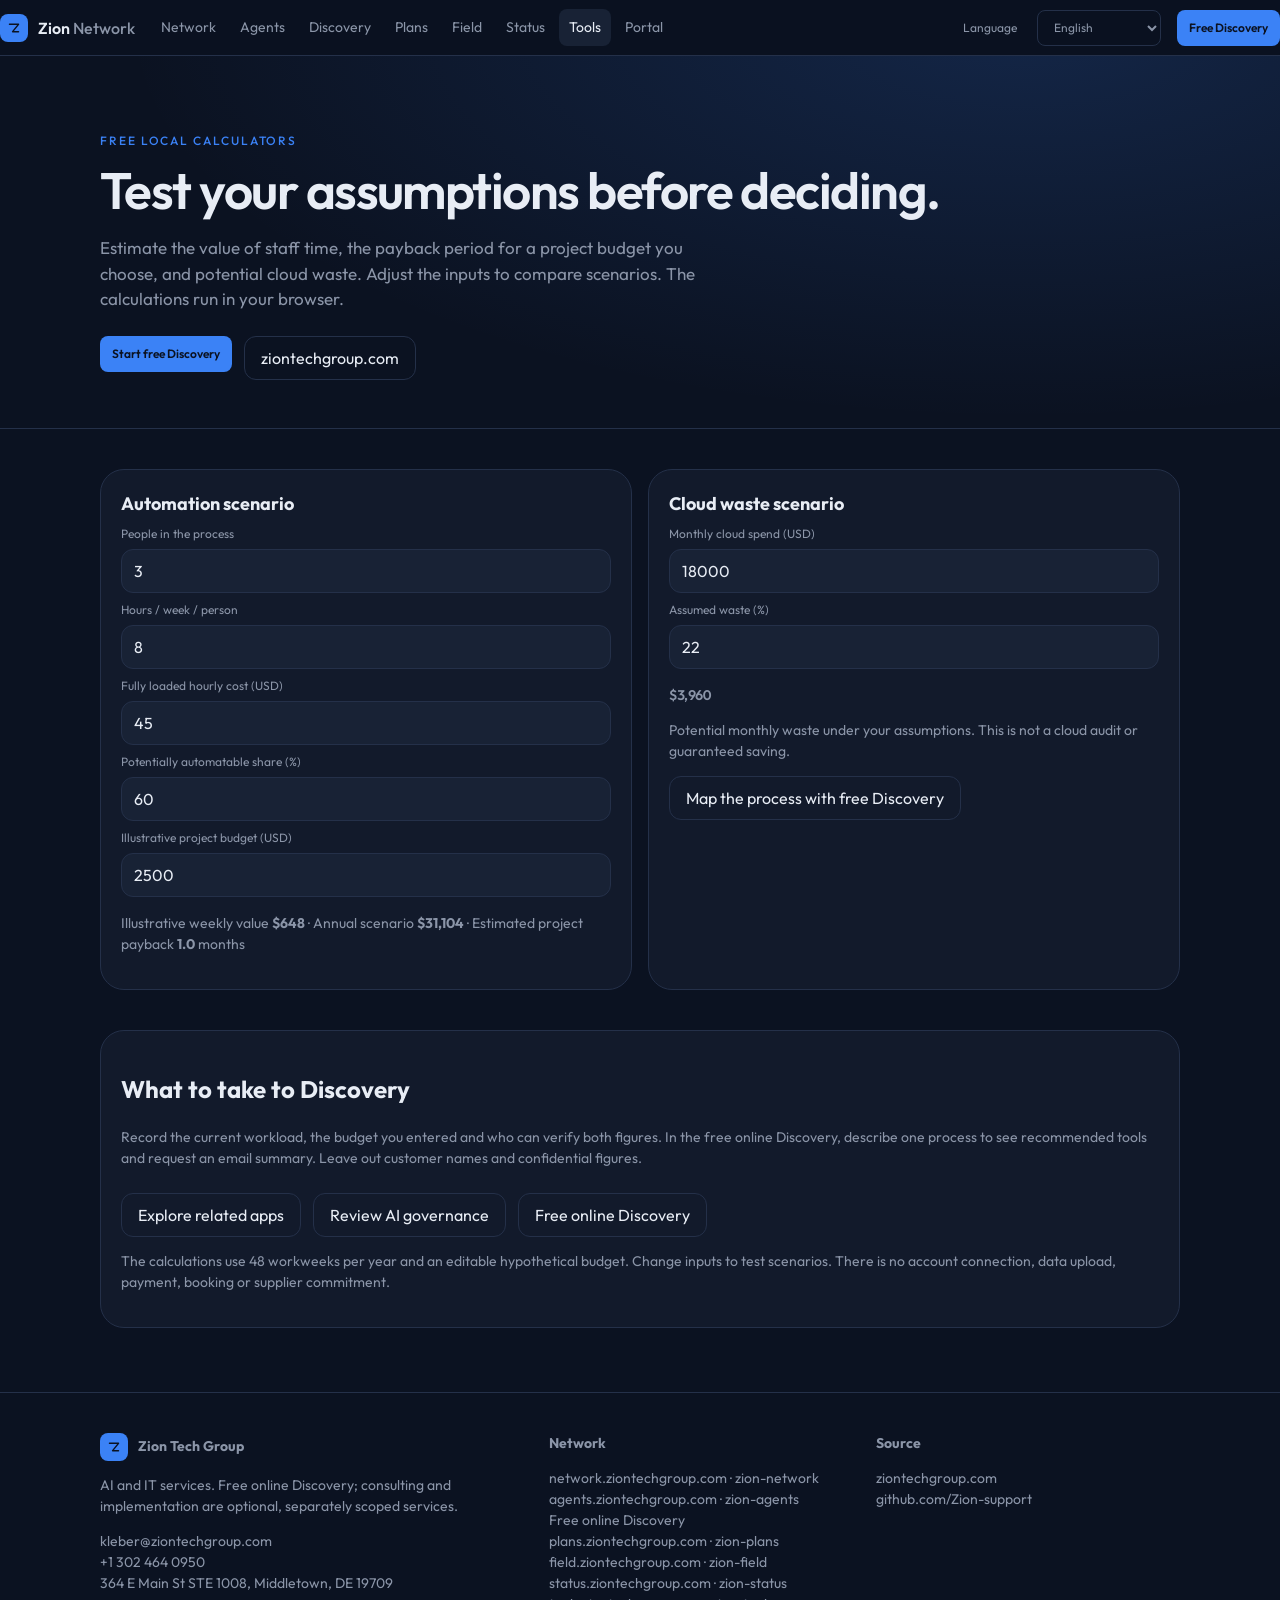
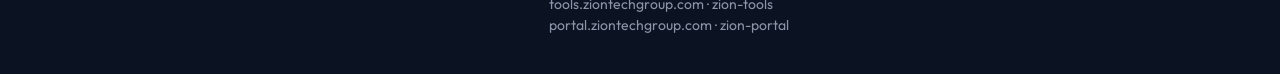
<file: index.html>
<!DOCTYPE html>
<html lang="en">
<head>
  <meta charset="utf-8"/>
  <meta name="viewport" content="width=device-width, initial-scale=1"/>
  <title>Zion Tools · Zion Tech Group</title>
  <meta name="description" content="Free browser-based automation and cloud-cost scenario calculators. Five-language navigation, related tools and free online Discovery; illustrative values only."/>
  <meta name="theme-color" content="#0b1221"/>
  <link rel="icon" href="./favicon.svg"/>
  <link rel="preconnect" href="https://fonts.googleapis.com"/>
  <link rel="stylesheet" href="https://fonts.googleapis.com/css2?family=IBM+Plex+Mono:wght@400;500&family=Outfit:wght@400;500;600&display=swap"/>
  <link rel="stylesheet" href="./assets/zion.css"/>
<style>
:focus-visible {outline:3px solid #7dd3fc;outline-offset:3px}
@media(max-width:1100px){
 .top{height:auto;min-height:56px;flex-wrap:wrap;padding:10px 12px;gap:8px}
 .top .nav{order:3;flex-basis:100%;width:100%;overflow-x:auto;flex-wrap:nowrap;white-space:nowrap;padding-bottom:4px}
 .top .nav a{flex-shrink:0}
 .top .spacer{margin-left:auto}
 .hero{padding:32px 0}
}
@media(max-width:480px){.top .brand{font-size:14px}.top .lang{min-width:110px!important}.footgrid{grid-template-columns:1fr}}
</style>
  <link rel="canonical" href="https://tools.ziontechgroup.com/"/>
</head>
<body>
<header class="top">
  <a class="brand" href="https://ziontechgroup.com/zion-network/"><span class="z" aria-hidden="true"><svg viewBox="0 0 32 32" fill="none"><path d="M8 9.5h16l-10.5 13H24" stroke="#0b1221" stroke-width="2.6" stroke-linejoin="round" stroke-linecap="round"/></svg></span><span>Zion <span style="color:var(--muted);font-weight:500">Network</span></span></a>
  <nav class="nav" aria-label="Zion app navigation"><a class="" href="https://ziontechgroup.com/zion-network/"><span data-i18n="navNetwork">Network</span></a>
<a class="" href="https://ziontechgroup.com/zion-agents/"><span data-i18n="navAgents">Agents</span></a>
<a href="https://ziontechgroup.com/discovery/" data-localized-discovery><span data-i18n="navDiscoveryMenu">Discovery</span></a>
<a class="" href="https://ziontechgroup.com/zion-plans/"><span data-i18n="navPlans">Plans</span></a>
<a class="" href="https://ziontechgroup.com/zion-field/"><span data-i18n="navField">Field</span></a>
<a class="" href="https://ziontechgroup.com/zion-status/"><span data-i18n="navStatus">Status</span></a>
<a class="active" href="https://ziontechgroup.com/zion-tools/"><span data-i18n="navTools">Tools</span></a>
<a class="" href="https://ziontechgroup.com/zion-portal/"><span data-i18n="navPortal">Portal</span></a></nav>
  <span class="spacer"></span>
  <label for="zion-language" id="zion-language-label" style="margin:0 4px 0 0"><span data-i18n="language">Language</span></label>
  <select class="lang" id="zion-language" aria-labelledby="zion-language-label" style="width:auto;min-width:124px" autocomplete="off">
    <option value="en">English</option><option value="pt">Português</option><option value="es">Español</option><option value="fr">Français</option><option value="de">Deutsch</option>
  </select>
  <a class="cta" href="https://ziontechgroup.com/discovery/" data-localized-discovery data-i18n="navDiscovery">Free Discovery</a>
</header>
<main>
  <section class="hero"><div class="wrap">
    <p class="kicker" data-i18n="kicker">Free local calculators</p>
    <h1 data-i18n="heading">Test your assumptions before deciding.</h1>
    <p class="lead" data-i18n="intro">Estimate the value of staff time, the payback period for a project budget you choose, and potential cloud waste. Adjust the inputs to compare scenarios. The calculations run in your browser.</p>
    <div class="row">
      <a class="cta" href="https://ziontechgroup.com/discovery/" data-localized-discovery data-i18n="startDiscovery">Start free Discovery</a>
      <a class="ghost" href="https://ziontechgroup.com" target="_blank" rel="noreferrer">ziontechgroup.com</a>
    </div>
  </div></section>
  <div class="wrap">
        <section class="grid g-2">
          <article class="card">
            <h3 data-i18n="roiTitle">Automation scenario</h3>
            <label for="people" data-i18n="people">People in the process</label><input id="people" type="number" min="0" step="1" value="3"/>
            <label for="hours" style="margin-top:8px" data-i18n="hours">Hours / week / person</label><input id="hours" type="number" min="0" step="0.5" value="8"/>
            <label for="rate" style="margin-top:8px" data-i18n="rate">Fully loaded hourly cost (USD)</label><input id="rate" type="number" min="0" step="1" value="45"/>
            <label for="cover" style="margin-top:8px" data-i18n="cover">Potentially automatable share (%)</label><input id="cover" type="number" min="0" max="100" step="1" value="60"/>
            <label for="investment" style="margin-top:8px" data-i18n="investment">Illustrative project budget (USD)</label><input id="investment" type="number" min="0" step="100" value="2500"/>
            <p style="margin-top:16px" aria-live="polite"><span data-i18n="weekly">Illustrative weekly value</span> <strong id="weekly">$648</strong> · <span data-i18n="yearly">Annual scenario</span> <strong id="yearly">$31,104</strong> · <span data-i18n="payback">Estimated project payback</span> <strong id="payback">1.0</strong> <span data-i18n="months">months</span></p>
          </article>
          <article class="card">
            <h3 data-i18n="finTitle">Cloud waste scenario</h3>
            <label for="spend" data-i18n="spend">Monthly cloud spend (USD)</label><input id="spend" type="number" min="0" step="100" value="18000"/>
            <label for="waste" style="margin-top:8px" data-i18n="waste">Assumed waste (%)</label><input id="waste" type="number" min="0" max="100" step="1" value="22"/>
            <p class="price" id="idle" style="margin-top:16px" aria-live="polite">$3,960</p>
            <p data-i18n="cloudNote">Potential monthly waste under your assumptions. This is not a cloud audit or guaranteed saving.</p>
            <a class="ghost" href="https://ziontechgroup.com/discovery/" data-localized-discovery data-i18n="mapOwner">Map the process with free Discovery</a>
          </article>
        </section>
    <section class="card" aria-labelledby="next-steps-title" style="margin:0 0 32px">
      <h2 id="next-steps-title" data-i18n="nextTitle">What to take to Discovery</h2>
      <p data-i18n="nextBody">Record the current workload, the budget you entered and who can verify both figures. In the free online Discovery, describe one process to see recommended tools and request an email summary. Leave out customer names and confidential figures.</p>
      <div class="row">
        <a class="ghost" href="https://ziontechgroup.com/apps/" data-i18n="networkGuide">Explore related apps</a>
        <a class="ghost" href="https://ziontechgroup.com/ai-governance-checklist/" data-i18n="governance">Review AI governance</a>
        <a class="ghost" href="https://ziontechgroup.com/discovery/" data-localized-discovery data-i18n="freeDiscovery">Free online Discovery</a>
      </div>
      <p data-i18n="limits">The calculations use 48 workweeks per year and an editable hypothetical budget. Change inputs to test scenarios. There is no account connection, data upload, payment, booking or supplier commitment.</p>
    </section>
  </div>
</main>
<footer><div class="wrap footgrid">
  <div>
    <div class="brand"><span class="z" aria-hidden="true"><svg viewBox="0 0 32 32" fill="none"><path d="M8 9.5h16l-10.5 13H24" stroke="#0b1221" stroke-width="2.6" stroke-linejoin="round" stroke-linecap="round"/></svg></span><strong>Zion Tech Group</strong></div>
    <p data-i18n="footer">AI and IT services. Free online Discovery; consulting and implementation are optional, separately scoped services.</p>
    <p><a href="mailto:kleber@ziontechgroup.com">kleber@ziontechgroup.com</a><br>+1 302 464 0950<br>364 E Main St STE 1008, Middletown, DE 19709</p>
  </div>
  <div><strong data-i18n="networkFooter">Network</strong><p><a href="https://ziontechgroup.com/zion-network/">network.ziontechgroup.com</a> · <a href="https://ziontechgroup.com/zion-network/">zion-network</a><br><a href="https://ziontechgroup.com/zion-agents/">agents.ziontechgroup.com</a> · <a href="https://ziontechgroup.com/zion-agents/">zion-agents</a><br><a href="https://ziontechgroup.com/discovery/" data-localized-discovery data-i18n="freeDiscovery">Free online Discovery</a><br><a href="https://ziontechgroup.com/zion-plans/">plans.ziontechgroup.com</a> · <a href="https://ziontechgroup.com/zion-plans/">zion-plans</a><br><a href="https://ziontechgroup.com/zion-field/">field.ziontechgroup.com</a> · <a href="https://ziontechgroup.com/zion-field/">zion-field</a><br><a href="https://ziontechgroup.com/zion-status/">status.ziontechgroup.com</a> · <a href="https://ziontechgroup.com/zion-status/">zion-status</a><br><a href="https://ziontechgroup.com/zion-tools/">tools.ziontechgroup.com</a> · <a href="https://ziontechgroup.com/zion-tools/">zion-tools</a><br><a href="https://ziontechgroup.com/zion-portal/">portal.ziontechgroup.com</a> · <a href="https://ziontechgroup.com/zion-portal/">zion-portal</a></p></div>
  <div><strong data-i18n="sourceFooter">Source</strong><p><a href="https://ziontechgroup.com">ziontechgroup.com</a><br>
  <a href="https://github.com/Zion-support">github.com/Zion-support</a></p></div>
</div></footer>
<script>
(function () {
  "use strict";
  const dictionary = {"en":{"language":"Language","navDiscovery":"Free Discovery","startDiscovery":"Start free Discovery","kicker":"Free local calculators","heading":"Test your assumptions before deciding.","intro":"Estimate the value of staff time, the payback period for a project budget you choose, and potential cloud waste. Adjust the inputs to compare scenarios. The calculations run in your browser.","roiTitle":"Automation scenario","finTitle":"Cloud waste scenario","people":"People in the process","hours":"Hours / week / person","rate":"Fully loaded hourly cost (USD)","cover":"Potentially automatable share (%)","spend":"Monthly cloud spend (USD)","waste":"Assumed waste (%)","weekly":"Illustrative weekly value","yearly":"Annual scenario","payback":"Estimated project payback","months":"months","cloudNote":"Potential monthly waste under your assumptions. This is not a cloud audit or guaranteed saving.","mapOwner":"Map the process with free Discovery","nextTitle":"What to take to Discovery","nextBody":"Record the current workload, the budget you entered and who can verify both figures. In the free online Discovery, describe one process to see recommended tools and request an email summary. Leave out customer names and confidential figures.","networkGuide":"Explore related apps","governance":"Review AI governance","freeDiscovery":"Free online Discovery","limits":"The calculations use 48 workweeks per year and an editable hypothetical budget. Change inputs to test scenarios. There is no account connection, data upload, payment, booking or supplier commitment.","footer":"AI and IT services. Free online Discovery; consulting and implementation are optional, separately scoped services.","networkFooter":"Network","sourceFooter":"Source","investment":"Illustrative project budget (USD)","navNetwork":"Network","navAgents":"Agents","navDiscoveryMenu":"Discovery","navPlans":"Plans","navField":"Field","navStatus":"Status","navTools":"Tools","navPortal":"Portal"},"pt":{"language":"Idioma","navDiscovery":"Discovery grátis","startDiscovery":"Iniciar Discovery grátis","kicker":"Calculadoras locais gratuitas","heading":"Teste suas premissas antes de decidir.","intro":"Estime o valor das horas da equipe, o prazo de retorno do orçamento que você definir e o possível desperdício na nuvem. Ajuste os valores para comparar cenários. O cálculo é feito no seu navegador.","roiTitle":"Cenário de automação","finTitle":"Cenário de desperdício em nuvem","people":"Pessoas no processo","hours":"Horas por semana por pessoa","rate":"Custo horário total (USD)","cover":"Parcela potencialmente automatizável (%)","spend":"Gasto mensal em nuvem (USD)","waste":"Desperdício presumido (%)","weekly":"Valor semanal ilustrativo","yearly":"Cenário anual","payback":"Prazo estimado de retorno do projeto","months":"meses","cloudNote":"Possível desperdício mensal conforme suas premissas. Não é auditoria de nuvem nem economia garantida.","mapOwner":"Mapear o processo no Discovery gratuito","nextTitle":"O que levar ao Discovery","nextBody":"Anote a carga de trabalho atual, o orçamento usado e quem pode validar os dois valores. No Discovery online gratuito, descreva um processo para ver as ferramentas recomendadas e solicitar um resumo por e-mail. Evite incluir nomes de clientes e valores confidenciais.","networkGuide":"Explorar apps relacionados","governance":"Revisar governança de IA","freeDiscovery":"Discovery online grátis","limits":"O cálculo usa 48 semanas de trabalho por ano e um orçamento hipotético editável. Ajuste os parâmetros. Não há conexão com contas, envio de dados, pagamento, reserva ou compromisso de fornecedor.","footer":"Serviços de IA e TI. Discovery online gratuito; consultoria e implementação são opcionais e contratadas separadamente.","networkFooter":"Rede","sourceFooter":"Código-fonte","investment":"Orçamento hipotético do projeto (USD)","navNetwork":"Rede","navAgents":"Agentes","navDiscoveryMenu":"Discovery","navPlans":"Planos","navField":"Campo","navStatus":"Status","navTools":"Ferramentas","navPortal":"Portal"},"es":{"language":"Idioma","navDiscovery":"Discovery gratuito","startDiscovery":"Iniciar Discovery gratis","kicker":"Calculadoras locales gratuitas","heading":"Compruebe sus supuestos antes de decidir.","intro":"Estime el valor del tiempo del equipo, el plazo de recuperación del presupuesto que elija y el posible gasto innecesario en la nube. Ajuste los datos para comparar escenarios. Los cálculos se realizan en su navegador.","roiTitle":"Escenario de automatización","finTitle":"Escenario de desperdicio en la nube","people":"Personas en el proceso","hours":"Horas semanales por persona","rate":"Costo horario total (USD)","cover":"Porcentaje potencialmente automatizable (%)","spend":"Gasto mensual en la nube (USD)","waste":"Desperdicio supuesto (%)","weekly":"Valor semanal ilustrativo","yearly":"Escenario anual","payback":"Plazo estimado de recuperación del proyecto","months":"meses","cloudNote":"Posible desperdicio mensual según sus supuestos. No es una auditoría ni ahorro garantizado.","mapOwner":"Mapear el proceso con Discovery gratuito","nextTitle":"Qué llevar al Discovery","nextBody":"Anote la carga de trabajo actual, el presupuesto utilizado y quién puede validar ambos datos. En el Discovery gratuito en línea puede describir un proceso, ver las herramientas recomendadas y solicitar un resumen por correo. Omita los nombres de clientes y las cifras confidenciales.","networkGuide":"Explorar apps relacionados","governance":"Revisar la gobernanza de IA","freeDiscovery":"Discovery en línea gratuito","limits":"Los cálculos usan 48 semanas laborales al año y un presupuesto hipotético editable. Ajuste los datos. No se conectan cuentas ni se envían datos, pagos, reservas o compromisos.","footer":"Servicios de IA y TI. Discovery en línea gratuito; consultoría e implementación son opcionales y se contratan por separado.","networkFooter":"Red","sourceFooter":"Código fuente","investment":"Presupuesto hipotético del proyecto (USD)","navNetwork":"Red","navAgents":"Agentes","navDiscoveryMenu":"Discovery","navPlans":"Planes","navField":"Campo","navStatus":"Estado","navTools":"Herramientas","navPortal":"Portal"},"fr":{"language":"Langue","navDiscovery":"Discovery gratuit","startDiscovery":"Lancer le Discovery gratuit","kicker":"Calculateurs locaux gratuits","heading":"Testez vos hypothèses avant de décider.","intro":"Estimez la valeur du temps de travail, le délai de récupération du budget de votre choix et les dépenses cloud potentiellement superflues. Ajustez les données pour comparer les scénarios. Les calculs se font dans votre navigateur.","roiTitle":"Scénario d’automatisation","finTitle":"Scénario de gaspillage cloud","people":"Personnes concernées","hours":"Heures par semaine et par personne","rate":"Coût horaire chargé (USD)","cover":"Part potentiellement automatisable (%)","spend":"Dépense cloud mensuelle (USD)","waste":"Gaspillage supposé (%)","weekly":"Valeur hebdomadaire indicative","yearly":"Scénario annuel","payback":"Délai estimé de récupération de l’investissement","months":"mois","cloudNote":"Gaspillage mensuel potentiel selon vos hypothèses. Ce n’est ni un audit cloud ni une économie garantie.","mapOwner":"Cartographier le processus avec le Discovery gratuit","nextTitle":"Préparer votre Discovery","nextBody":"Notez la charge de travail actuelle, le budget saisi et la personne qui peut valider ces deux chiffres. Dans le Discovery gratuit en ligne, décrivez un processus pour voir les outils recommandés et demander un résumé par e-mail. Évitez les noms de clients et les chiffres confidentiels.","networkGuide":"Explorer les apps associées","governance":"Vérifier la gouvernance IA","freeDiscovery":"Discovery en ligne gratuit","limits":"Le calcul suppose 48 semaines de travail par an et un budget hypothétique modifiable. Ajustez les entrées. Aucun accès au compte, transfert de données, paiement, réservation ou engagement fournisseur.","footer":"Services IA et IT. Discovery en ligne gratuit ; conseil et déploiement facultatifs, avec périmètre distinct.","networkFooter":"Réseau","sourceFooter":"Code source","investment":"Budget hypothétique du projet (USD)","navNetwork":"Réseau","navAgents":"Agents","navDiscoveryMenu":"Discovery","navPlans":"Offres","navField":"Terrain","navStatus":"Statut","navTools":"Outils","navPortal":"Portail"},"de":{"language":"Sprache","navDiscovery":"Kostenloses Discovery","startDiscovery":"Kostenloses Discovery starten","kicker":"Kostenlose lokale Rechner","heading":"Prüfen Sie Annahmen vor der Entscheidung.","intro":"Schätzen Sie den Wert der Arbeitszeit, die Amortisationsdauer für Ihr gewähltes Projektbudget und mögliche unnötige Cloud-Ausgaben. Ändern Sie die Eingaben, um Szenarien zu vergleichen. Die Berechnung erfolgt in Ihrem Browser.","roiTitle":"Automatisierungsszenario","finTitle":"Cloud-Verschwendungsszenario","people":"Personen im Prozess","hours":"Stunden pro Woche und Person","rate":"Vollkosten je Stunde (USD)","cover":"Potenziell automatisierbarer Anteil (%)","spend":"Monatliche Cloud-Ausgaben (USD)","waste":"Angenommene Verschwendung (%)","weekly":"Illustrativer Wochenwert","yearly":"Jahresszenario","payback":"Geschätzte Amortisationsdauer des Projekts","months":"Monate","cloudNote":"Mögliche monatliche Verschwendung gemäß Annahmen. Kein Cloud-Audit und keine garantierte Einsparung.","mapOwner":"Prozess mit kostenlosem Discovery erfassen","nextTitle":"Vorbereitung auf die Discovery","nextBody":"Halten Sie den aktuellen Arbeitsaufwand, das eingegebene Budget und die zuständige Person für die Prüfung fest. Beschreiben Sie in der kostenlosen Online-Discovery einen Prozess, um passende Werkzeuge zu sehen und eine Zusammenfassung per E-Mail anzufordern. Lassen Sie Kundennamen und vertrauliche Zahlen weg.","networkGuide":"Verwandte Apps ansehen","governance":"KI-Governance prüfen","freeDiscovery":"Kostenloses Online-Discovery","limits":"Die Berechnung nutzt 48 Arbeitswochen pro Jahr und ein editierbares hypothetisches Budget. Passen Sie die Eingaben an. Keine Kontoverbindung, Datenübermittlung, Zahlung, Buchung oder Lieferantenzusage.","footer":"KI- und IT-Services. Kostenloses Online-Discovery; Beratung und Umsetzung sind optional und werden separat vereinbart.","networkFooter":"Netzwerk","sourceFooter":"Quellcode","investment":"Hypothetisches Projektbudget (USD)","navNetwork":"Netzwerk","navAgents":"Agenten","navDiscoveryMenu":"Discovery","navPlans":"Tarife","navField":"Außendienst","navStatus":"Status","navTools":"Werkzeuge","navPortal":"Portal"}};
  const picker = document.getElementById("zion-language");
  function apply(locale) {
    const lang = Object.prototype.hasOwnProperty.call(dictionary, locale) ? locale : "en";
    document.documentElement.lang = lang === "pt" ? "pt-BR" : lang;
    picker.value = lang;
    document.querySelectorAll("[data-i18n]").forEach((node) => {
      const key = node.getAttribute("data-i18n");
      if (Object.prototype.hasOwnProperty.call(dictionary[lang], key)) {
        node.textContent = dictionary[lang][key];
      }
    });
    document.title = "Zion Tools — " + dictionary[lang].heading;
    // Localized Discovery entry points are listed by the main site's language selector.
    const discoveryPaths = {en:"/discovery/",pt:"/pt/discovery/",es:"/es/discovery/",fr:"/fr/discovery/",de:"/de/discovery/"};
    document.querySelectorAll('[data-localized-discovery]').forEach((anchor) => {
      anchor.setAttribute("href", "https://ziontechgroup.com" + discoveryPaths[lang]);
    });
  }
  const lang = new URLSearchParams(location.search).get("lang") || "en";
  apply(lang);
  picker.addEventListener("change", () => {
    const url = new URL(location.href);
    url.searchParams.set("lang", picker.value);
    history.replaceState(null, "", url.pathname + url.search + url.hash);
    apply(picker.value);
  });
})();
</script>
<script src="./assets/zion.js"></script>
</body>
</html>
</file>
<file: assets/zion.css>
:root {
  --bg: #0b1221;
  --surface: #121a2b;
  --elevated: #182235;
  --fg: #e8edf5;
  --muted: #8b95a8;
  --subtle: #6b7589;
  --accent: #3b82f6;
  --accent-fg: #0b1221;
  --border: #243049;
  --ok: #3d9a7a;
  --warn: #c4a35a;
  --radius: 16px;
  --font: "Outfit", ui-sans-serif, system-ui, sans-serif;
  --mono: "IBM Plex Mono", ui-monospace, monospace;
}
* { box-sizing: border-box; }
html, body { margin: 0; background: var(--bg); color: var(--fg); font-family: var(--font); line-height: 1.5; }
a { color: inherit; text-decoration: none; }
a:hover { color: var(--fg); }
img { max-width: 100%; }
button, [role="button"] { cursor: pointer; font-family: inherit; }
.wrap { max-width: 1120px; margin: 0 auto; padding: 0 20px; }
.top {
  position: sticky; top: 0; z-index: 20;
  display: flex; align-items: center; gap: 16px;
  height: 56px; border-bottom: 1px solid var(--border);
  background: color-mix(in oklab, var(--bg) 90%, transparent);
  backdrop-filter: blur(10px);
}
.brand { display: flex; align-items: center; gap: 10px; font-weight: 600; }
.brand .z {
  width: 28px; height: 28px; border-radius: 8px; background: var(--accent);
  display: grid; place-items: center;
}
.brand .z svg { width: 18px; height: 18px; }
.nav { display: flex; gap: 4px; flex-wrap: wrap; }
.nav a {
  color: var(--muted); font-size: 14px; padding: 8px 10px; border-radius: 8px;
}
.nav a:hover, .nav a.active { color: var(--fg); background: var(--elevated); }
.spacer { margin-left: auto; }
.lang, .cta {
  height: 36px; border-radius: 8px; border: 1px solid var(--border);
  background: transparent; color: var(--muted); padding: 0 12px; font-size: 12px;
}
.cta { background: var(--accent); color: var(--accent-fg); border: 0; font-weight: 600; display: inline-flex; align-items: center; }
.hero {
  padding: 64px 0 48px;
  border-bottom: 1px solid var(--border);
  background: radial-gradient(900px 400px at 80% -10%, color-mix(in oklab, var(--accent) 18%, transparent), transparent);
}
.kicker { color: var(--accent); font-size: 12px; letter-spacing: 0.16em; text-transform: uppercase; font-weight: 500; }
h1 { font-size: clamp(2rem, 4vw, 3.4rem); line-height: 1.1; letter-spacing: -0.03em; margin: 12px 0; font-weight: 600; }
.lead { max-width: 640px; color: var(--muted); font-size: 17px; }
.row { display: flex; flex-wrap: wrap; gap: 12px; margin-top: 24px; }
.grid { display: grid; gap: 16px; margin: 40px 0; }
.g-2 { grid-template-columns: repeat(auto-fit, minmax(240px, 1fr)); }
.g-3 { grid-template-columns: repeat(auto-fit, minmax(220px, 1fr)); }
.g-4 { grid-template-columns: repeat(auto-fit, minmax(200px, 1fr)); }
.card {
  background: var(--surface); border: 1px solid var(--border);
  border-radius: 24px; padding: 20px;
}
.card h3 { margin: 0 0 8px; font-size: 18px; }
.card p, .card li { color: var(--muted); font-size: 14px; }
.price { font-size: 32px; font-weight: 600; letter-spacing: -0.03em; font-variant-numeric: tabular-nums; }
.badge {
  display: inline-flex; align-items: center; gap: 6px;
  border: 1px solid var(--border); border-radius: 999px;
  padding: 4px 10px; font-size: 12px; color: var(--muted);
}
.badge.ok { color: var(--ok); border-color: color-mix(in oklab, var(--ok) 30%, transparent); }
.dot { width: 6px; height: 6px; border-radius: 99px; background: var(--ok); }
footer { border-top: 1px solid var(--border); margin-top: 64px; padding: 40px 0 24px; color: var(--muted); font-size: 14px; }
footer a { color: var(--muted); }
footer a:hover { color: var(--fg); }
.footgrid { display: grid; gap: 24px; grid-template-columns: 1.4fr 1fr 1fr; }
label { display: block; font-size: 12px; color: var(--muted); margin-bottom: 6px; }
input, select, textarea {
  width: 100%; height: 44px; border-radius: 12px; border: 1px solid var(--border);
  background: var(--elevated); color: var(--fg); padding: 0 12px; font: inherit;
}
textarea { height: 96px; padding: 10px 12px; }
.mono { font-family: var(--mono); font-size: 12px; color: var(--subtle); }
table { width: 100%; border-collapse: collapse; font-size: 14px; }
th { text-align: left; font-size: 12px; color: var(--subtle); text-transform: uppercase; letter-spacing: 0.08em; padding: 12px 16px; }
td { padding: 12px 16px; border-top: 1px solid var(--border); }
.tablewrap { overflow: auto; border: 1px solid var(--border); border-radius: 24px; }
.actions { display: flex; flex-wrap: wrap; gap: 8px; margin-top: 16px; }
.ghost { background: transparent; color: var(--fg); border: 1px solid var(--border); height: 44px; border-radius: 12px; padding: 0 16px; display: inline-flex; align-items: center; }
@media (max-width: 800px) {
  .nav { display: none; }
  .footgrid { grid-template-columns: 1fr; }
  .top { padding: 0 8px; }
}
</file>
